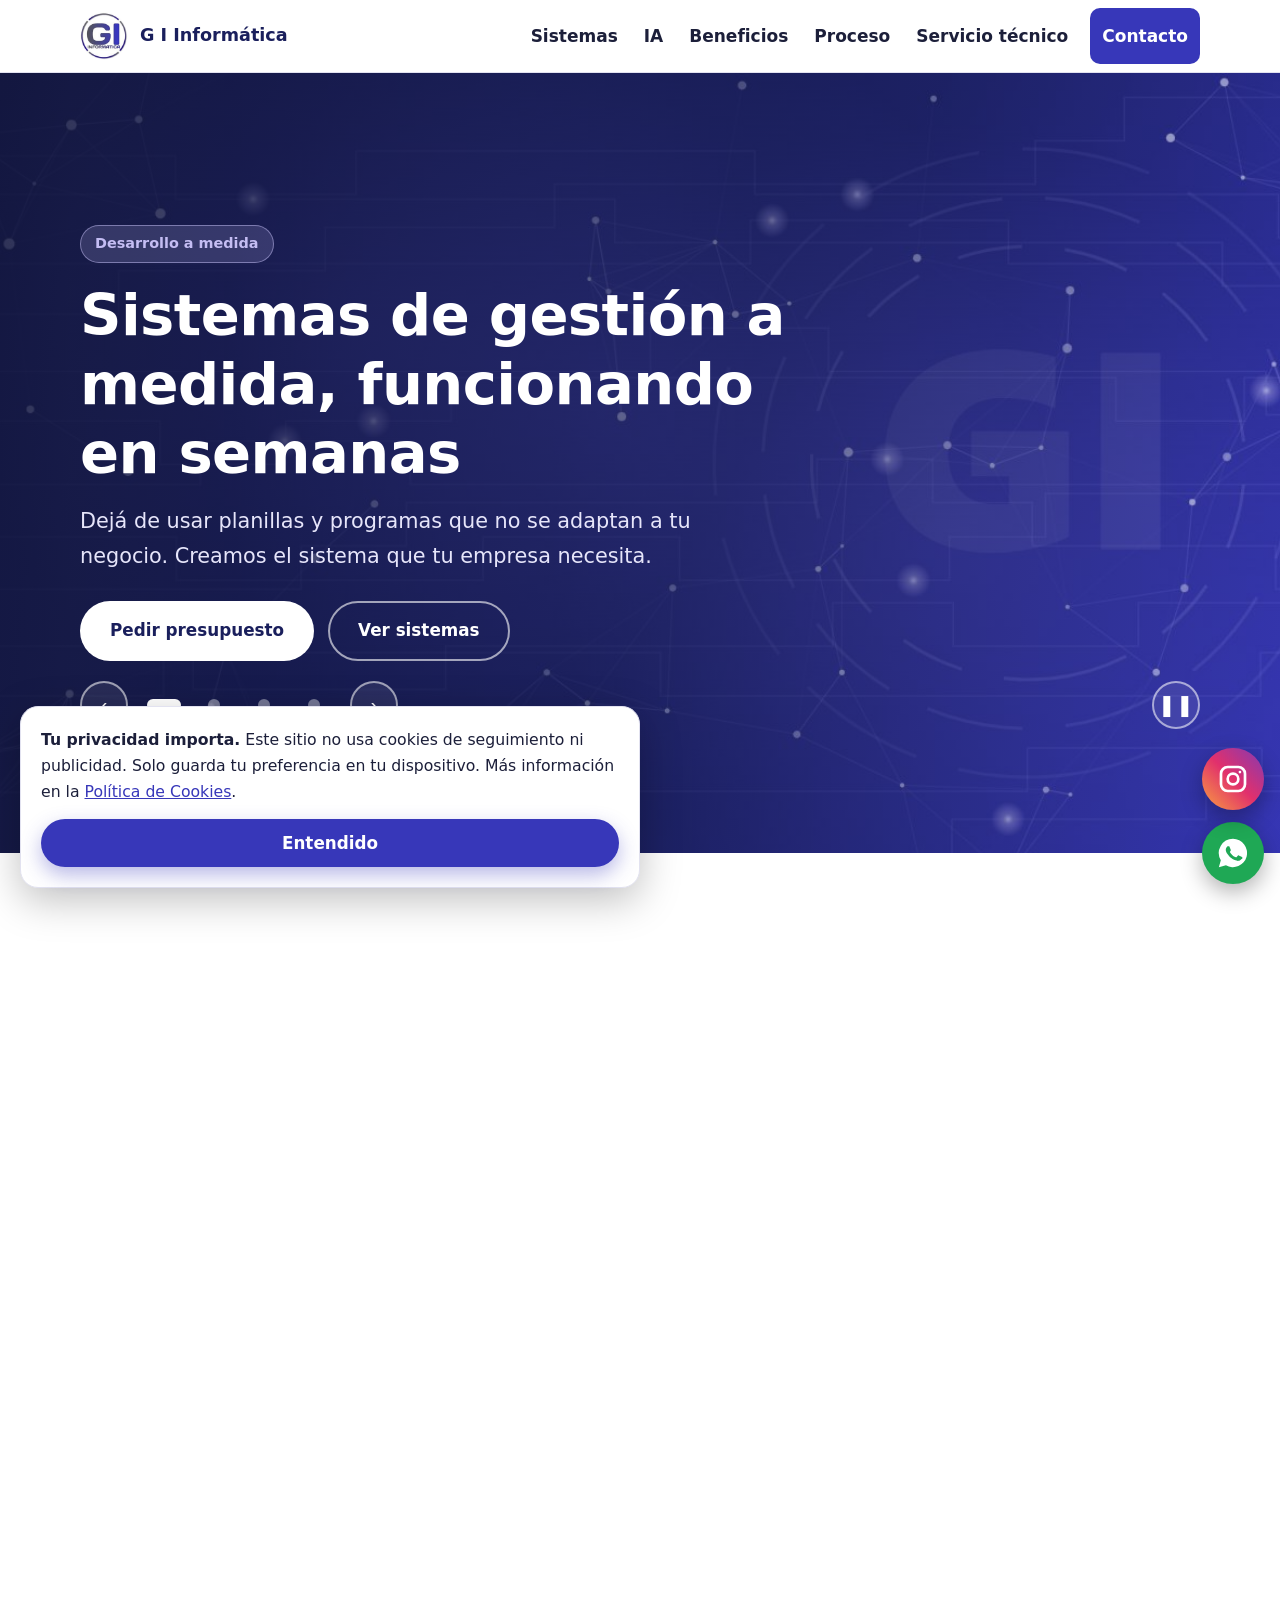
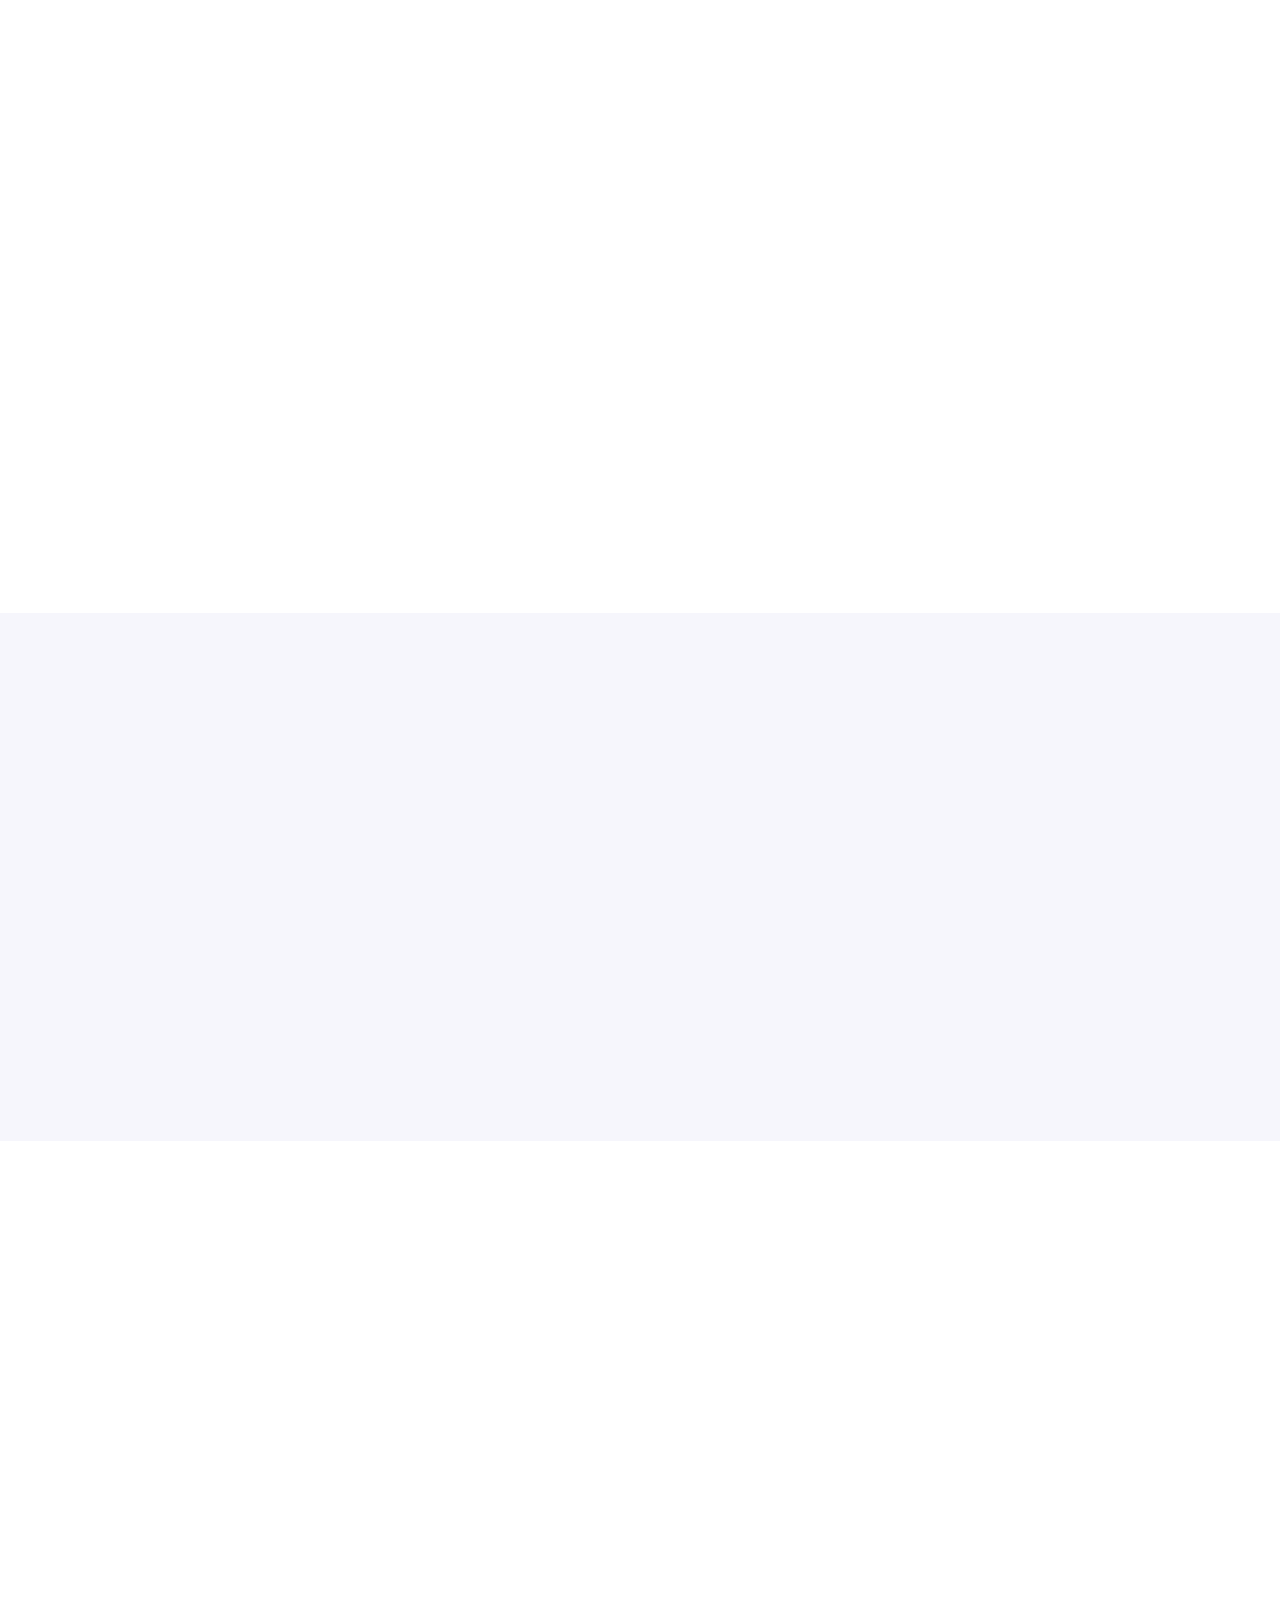
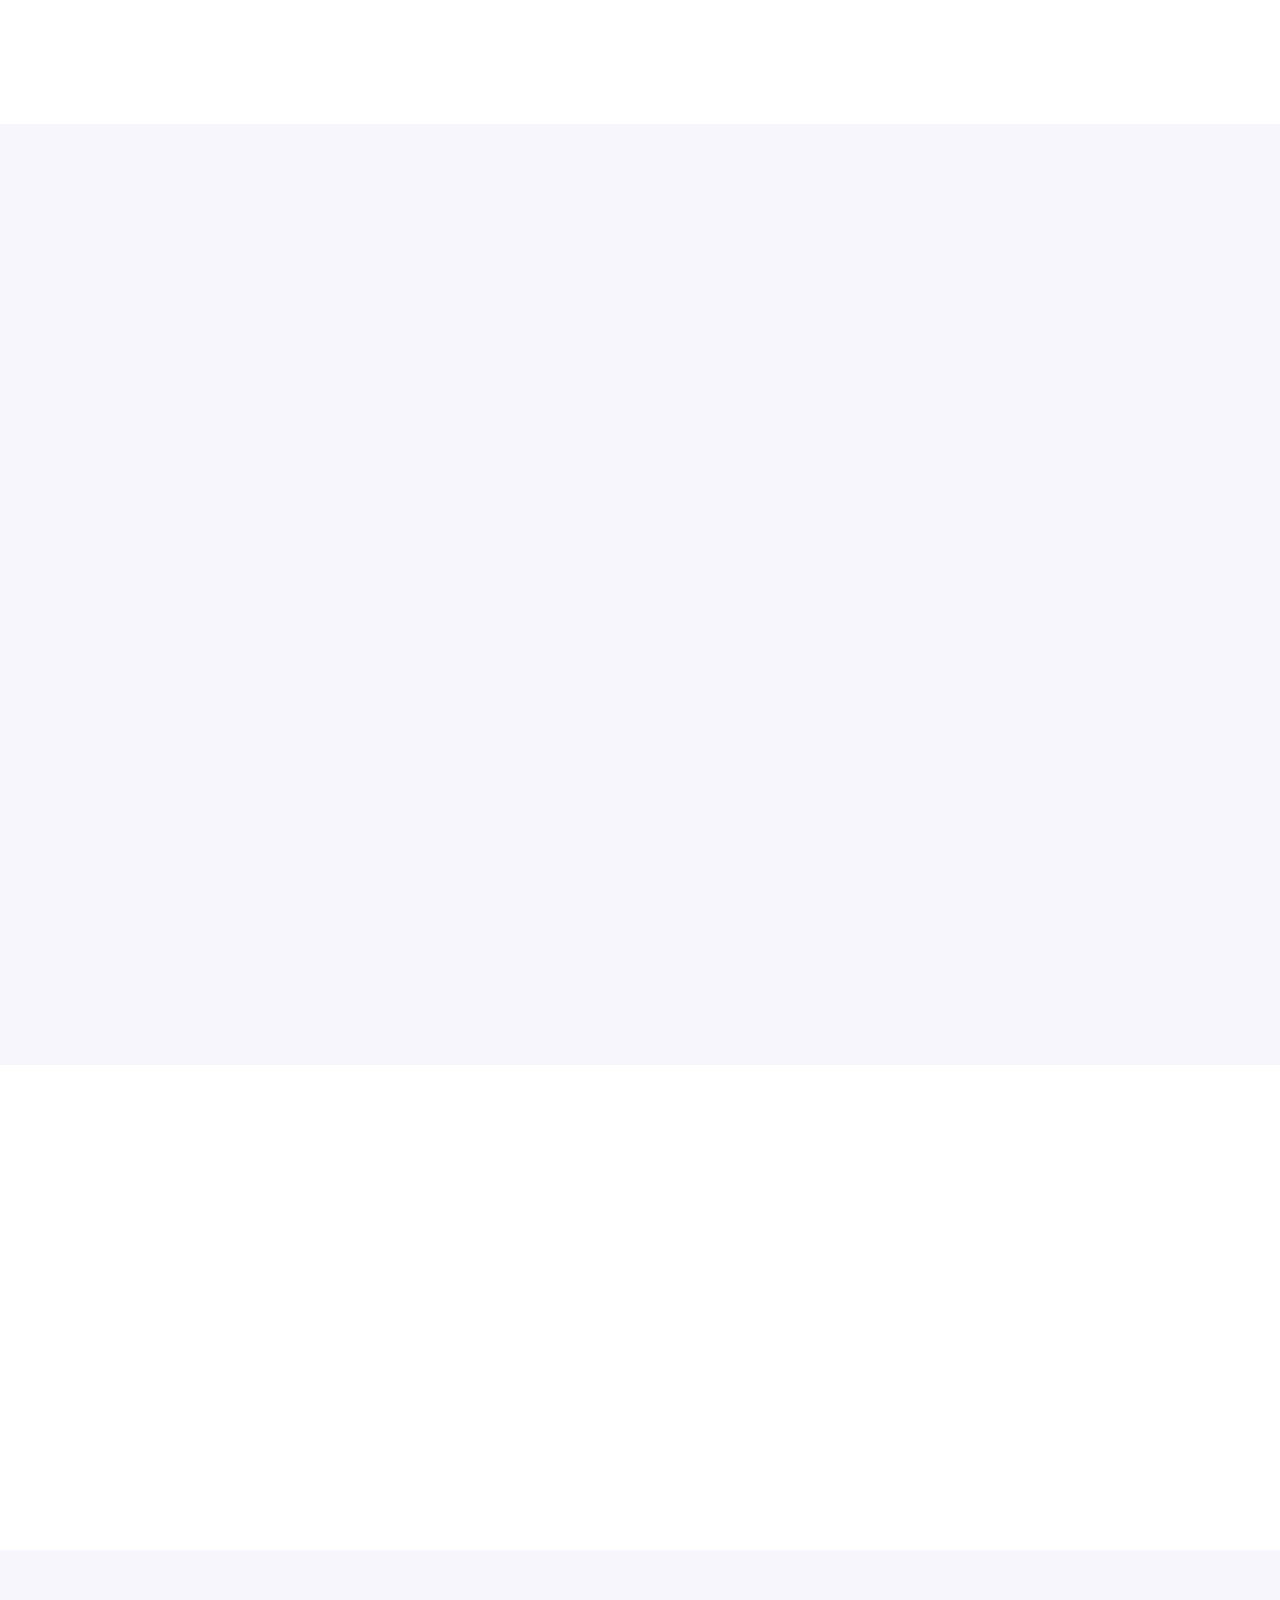
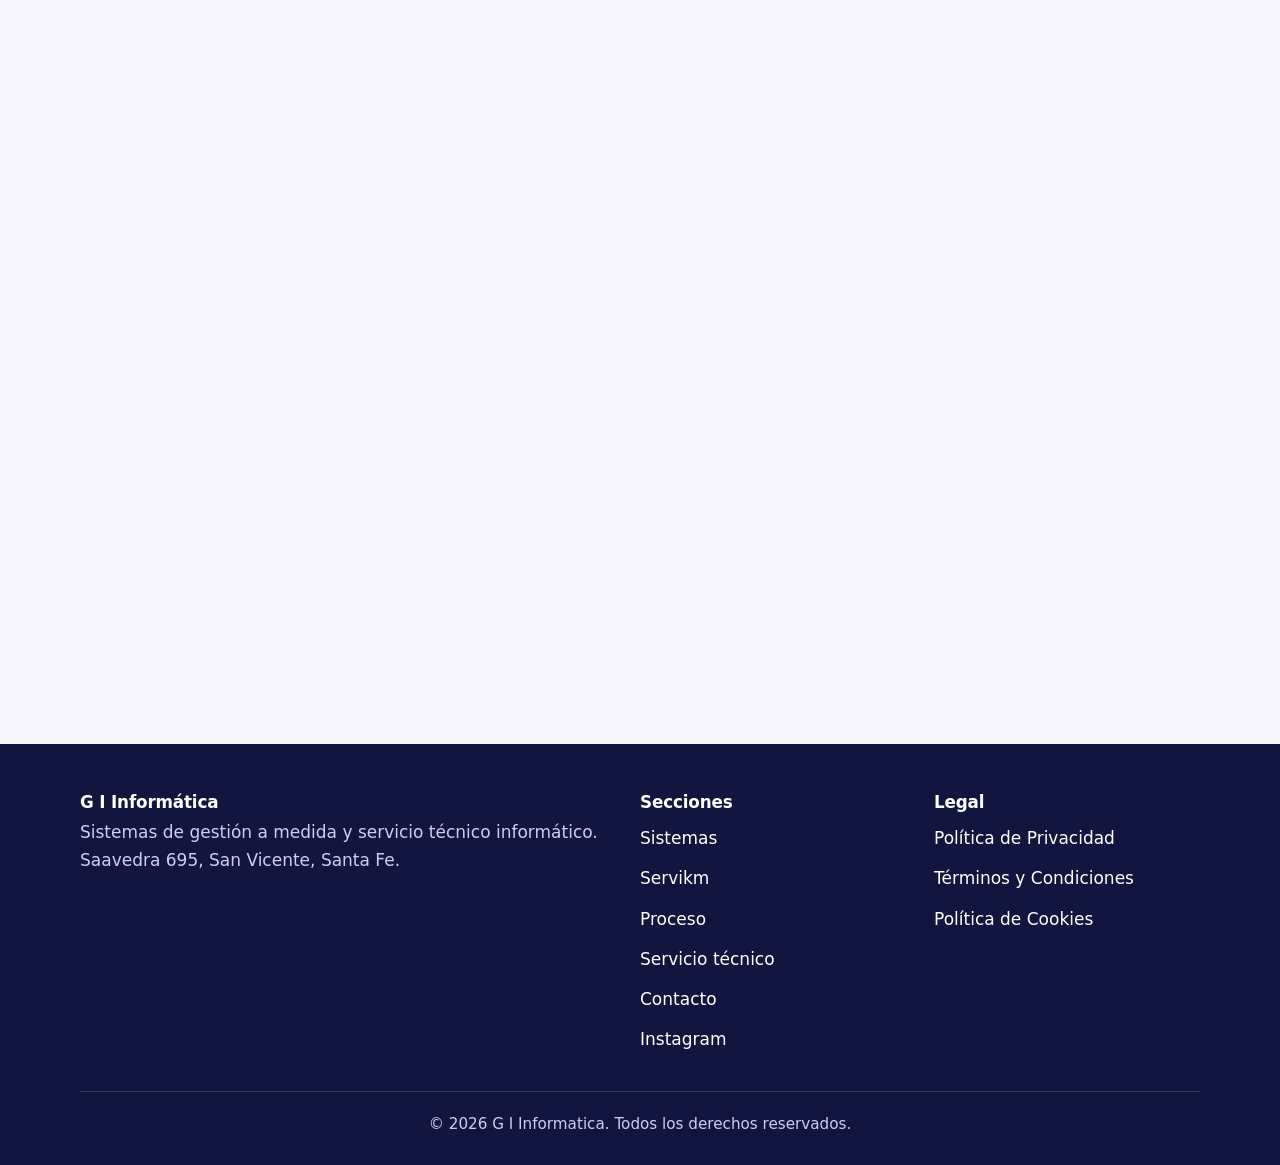
<file: index.html>
<!DOCTYPE html>
<html lang="es">
<head>
<meta charset="utf-8">
<meta name="viewport" content="width=device-width, initial-scale=1">
<title>G I Informática | Sistemas de gestión a medida en San Vicente, Santa Fe</title>
<meta name="description" content="Desarrollamos sistemas de gestión a medida (mantenimiento, punto de venta, órdenes de trabajo) y brindamos servicio técnico informático en San Vicente, Santa Fe. Funcionando en semanas.">
<meta name="theme-color" content="#1a1f5c">
<meta name="robots" content="index, follow">
<link rel="canonical" href="https://www.giinformatica.com.ar/">
<meta http-equiv="Content-Security-Policy" content="default-src 'self'; img-src 'self' data:; media-src 'self'; style-src 'self'; script-src 'self'; form-action 'none'; base-uri 'self'; object-src 'none'">
<meta name="referrer" content="strict-origin-when-cross-origin">
<meta property="og:type" content="website">
<meta property="og:locale" content="es_AR">
<meta property="og:title" content="G I Informática | Sistemas de gestión a medida">
<meta property="og:description" content="Sistemas de gestión a medida, funcionando en semanas. Servicio técnico informático en San Vicente, Santa Fe.">
<meta property="og:url" content="https://www.giinformatica.com.ar/">
<meta property="og:image" content="https://www.giinformatica.com.ar/img/poster.jpg">
<link rel="icon" type="image/svg+xml" href="img/favicon.svg">
<link rel="apple-touch-icon" href="img/logo.jpg">
<link rel="stylesheet" href="css/style.css">
<script type="application/ld+json">
{"@context":"https://schema.org","@type":"LocalBusiness","name":"G I Informática","url":"https://www.giinformatica.com.ar/","telephone":"+543492660022","email":"contacto@giinformatica.com.ar","image":"https://www.giinformatica.com.ar/img/logo.jpg","address":{"@type":"PostalAddress","streetAddress":"Saavedra 695","addressLocality":"San Vicente","addressRegion":"Santa Fe","addressCountry":"AR"},"openingHours":"Mo-Fr 08:00-19:00","description":"Sistemas de gestión a medida y servicio técnico informático."}
</script>
</head>
<body>
<a class="skip" href="#contenido">Saltar al contenido</a>

<header class="header">
  <div class="container nav">
    <a class="brand" href="#inicio" aria-label="G I Informática, ir al inicio">
      <img src="img/logo.jpg" alt="Logo de G I Informática" width="48" height="48">
      <span>G I Informática</span>
    </a>
    <button class="burger" id="burger" aria-label="Abrir menú" aria-expanded="false" aria-controls="menu"><span></span></button>
    <ul class="menu" id="menu">
      <li><a href="#sistemas">Sistemas</a></li>
      <li><a href="#ia">IA</a></li>
      <li><a href="#beneficios">Beneficios</a></li>
      <li><a href="#proceso">Proceso</a></li>
      <li><a href="#servicio">Servicio técnico</a></li>
      <li><a class="nav-cta" href="#contacto">Contacto</a></li>
    </ul>
  </div>
</header>

<main id="contenido">

<!-- HERO: carrusel sobre video -->
<section class="hero" id="inicio" aria-roledescription="carrusel" aria-label="Presentación">
  <img class="hero-poster" src="img/poster.jpg" alt="" width="1280" height="720">
  <video class="hero-video" id="heroVideo" autoplay muted loop playsinline preload="metadata" poster="img/poster.jpg" aria-hidden="true">
    <source src="video/hero.mp4" type="video/mp4">
  </video>
  <div class="container carousel">
    <div class="slides" id="slides" aria-live="polite">
      <div class="slide active" role="group" aria-roledescription="diapositiva" aria-label="1 de 4">
        <span class="eyebrow">Desarrollo a medida</span>
        <h1>Sistemas de gestión a medida, funcionando en semanas</h1>
        <p>Dejá de usar planillas y programas que no se adaptan a tu negocio. Creamos el sistema que tu empresa necesita.</p>
        <div class="actions">
          <a class="btn btn-light" href="#contacto">Pedir presupuesto</a>
          <a class="btn btn-ghost" href="#sistemas">Ver sistemas</a>
        </div>
      </div>
      <div class="slide" role="group" aria-roledescription="diapositiva" aria-label="2 de 4">
        <span class="eyebrow">Inteligencia artificial</span>
        <h2>Transformamos tu negocio con IA en 5 pasos</h2>
        <p>Usamos inteligencia artificial para entender tu operación, diseñar y desarrollar más rápido, y ahorrarte tiempo y costos.</p>
        <div class="actions">
          <a class="btn btn-light" href="#proceso">Conocer el proceso</a>
        </div>
      </div>
      <div class="slide" role="group" aria-roledescription="diapositiva" aria-label="3 de 4">
        <span class="eyebrow">Industria y comercio</span>
        <h2>Mantenimiento, ventas y órdenes de trabajo en un solo lugar</h2>
        <p>Control de equipos, stock, punto de venta e informes claros, desde la computadora o el celular.</p>
        <div class="actions">
          <a class="btn btn-light" href="#sistemas">Explorar sistemas</a>
        </div>
      </div>
      <div class="slide" role="group" aria-roledescription="diapositiva" aria-label="4 de 4">
        <span class="eyebrow">Respuesta en menos de 24 h</span>
        <h2>Servicio técnico informático cerca tuyo</h2>
        <p>Reparación, mantenimiento y soporte para empresas y hogares en San Vicente y la región.</p>
        <div class="actions">
          <a class="btn btn-wa" href="https://wa.me/543492660022?text=Hola%2C%20quiero%20consultar%20por%20servicio%20t%C3%A9cnico" target="_blank" rel="noopener noreferrer">Escribir por WhatsApp</a>
        </div>
      </div>
    </div>
    <div class="car-ctrl">
      <button class="car-btn" id="prev" aria-label="Diapositiva anterior">&#8249;</button>
      <div class="dots" role="tablist" aria-label="Elegir diapositiva" id="dots"></div>
      <button class="car-btn" id="next" aria-label="Diapositiva siguiente">&#8250;</button>
      <button class="car-btn pp" id="pp" aria-label="Pausar carrusel">&#10074;&#10074;</button>
    </div>
  </div>
</section>

<!-- SISTEMAS -->
<section class="section" id="sistemas">
  <div class="container">
    <div class="head reveal">
      <p class="tag">Sistemas</p>
      <h2>Soluciones pensadas para tu forma de trabajar</h2>
      <p>Cada sistema se adapta a tu negocio, no al revés. Estos son algunos de los que desarrollamos.</p>
    </div>
    <div class="grid c3">
      <article class="card reveal">
        <div class="ico"><svg viewBox="0 0 24 24" aria-hidden="true"><path d="M14.7 6.3a4 4 0 0 0-5.4 5.4L3 18l3 3 6.3-6.3a4 4 0 0 0 5.4-5.4l-2.6 2.6-2.4-.6-.6-2.4z"/></svg></div>
        <h3>CMMS: mantenimiento industrial</h3>
        <p>Órdenes de trabajo, inventario de equipos y planes preventivos para reducir paradas y costos.</p>
      </article>
      <article class="card reveal">
        <div class="ico"><svg viewBox="0 0 24 24" aria-hidden="true"><rect x="3" y="4" width="18" height="16" rx="2"/><path d="M7 9h10M7 13h6"/></svg></div>
        <h3>Órdenes de servicio técnico</h3>
        <p>Gestión de reparaciones para empresas de servicio: ingreso, seguimiento, presupuesto y entrega.</p>
      </article>
      <article class="card reveal">
        <div class="ico"><svg viewBox="0 0 24 24" aria-hidden="true"><path d="M3 4h2l2.4 11h10.2L20 7H6"/><circle cx="9" cy="19" r="1.5"/><circle cx="17" cy="19" r="1.5"/></svg></div>
        <h3>Punto de venta (POS) local</h3>
        <p>Ventas, stock, caja y reportes para comercios, funcionando incluso con conexión limitada.</p>
      </article>
      <article class="card reveal">
        <div class="ico"><svg viewBox="0 0 24 24" aria-hidden="true"><path d="M4 8h16l-1 11H5z"/><path d="M9 8a3 3 0 0 1 6 0"/></svg></div>
        <h3>Carnicerías y fiambrerías</h3>
        <p>Sistema especializado con integración de balanza, control de cortes, precios y rentabilidad.</p>
      </article>
      <article class="card reveal">
        <div class="ico"><svg viewBox="0 0 24 24" aria-hidden="true"><circle cx="12" cy="12" r="9"/><path d="M3 12h18M12 3c3 3 3 15 0 18M12 3c-3 3-3 15 0 18"/></svg></div>
        <h3>Sitios web institucionales</h3>
        <p>Páginas modernas, rápidas y seguras para que tu empresa se vea profesional en internet.</p>
      </article>
      <article class="card reveal">
        <div class="ico"><svg viewBox="0 0 24 24" aria-hidden="true"><path d="M12 3v4M12 17v4M3 12h4M17 12h4M6 6l2.5 2.5M15.5 15.5 18 18M18 6l-2.5 2.5M8.5 15.5 6 18"/></svg></div>
        <h3>Tu sistema, a medida</h3>
        <p>¿Tenés una necesidad distinta? Lo diseñamos desde cero junto con vos.</p>
      </article>
    </div>
    <div class="band feature reveal" id="servikm">
      <p class="tag eyebrow">Producto propio</p>
      <h2>Servikm: el historial de service de tus clientes, en su WhatsApp</h2>
      <p>Para talleres mecánicos. Cargás cada cambio de aceite y cada arreglo, y tu cliente abre el historial desde un enlace o un QR, sin instalar nada. Gratis durante la beta.</p>
      <div class="actions">
        <a class="btn btn-light" href="https://servikm.giinformatica.com.ar">Conocer Servikm</a>
        <a class="btn btn-ghost" href="https://servikm.giinformatica.com.ar/h/E2YB5IOED64G7P6XS3WTIAqqKtCCrr-ZZZDHrs1MA0M">Ver un historial de ejemplo</a>
      </div>
    </div>
  </div>
</section>

<!-- IA -->
<section class="section soft" id="ia">
  <div class="container">
    <div class="band reveal">
      <p class="tag eyebrow">Inteligencia artificial</p>
      <h2>Transformamos tu negocio con IA en 5 pasos</h2>
      <p>La IA nos permite entender tu operación más rápido, desarrollar con menos costo y entregarte un sistema que realmente usás todos los días.</p>
      <div class="stats">
        <div><div class="stat">+10</div><p>años de experiencia técnica</p></div>
        <div><div class="stat">&lt;24 h</div><p>tiempo de respuesta</p></div>
        <div><div class="stat">5</div><p>pasos claros y simples</p></div>
        <div><div class="stat">100%</div><p>a medida de tu negocio</p></div>
      </div>
    </div>
  </div>
</section>

<!-- BENEFICIOS -->
<section class="section" id="beneficios">
  <div class="container">
    <div class="head reveal">
      <p class="tag">Beneficios</p>
      <h2>Por qué elegir G I Informática</h2>
    </div>
    <div class="grid c2">
      <article class="card reveal"><h3>Respuesta rápida</h3><p>Te contestamos en menos de 24 horas, sin vueltas ni tickets interminables.</p></article>
      <article class="card reveal"><h3>Más de 10 años de experiencia</h3><p>Conocemos el trabajo real de talleres, comercios e industrias de la región.</p></article>
      <article class="card reveal"><h3>Atención personalizada</h3><p>Hablás directamente con quien desarrolla y mantiene tu sistema.</p></article>
      <article class="card reveal"><h3>Trabajo garantizado y transparente</h3><p>Presupuestos claros, plazos definidos y soporte posterior a la entrega.</p></article>
    </div>
  </div>
</section>

<!-- PROCESO -->
<section class="section soft" id="proceso">
  <div class="container">
    <div class="head reveal">
      <p class="tag">Proceso</p>
      <h2>De la idea al sistema funcionando</h2>
      <p>Un camino simple en cinco pasos.</p>
    </div>
    <ol class="steps">
      <li class="reveal"><h3>Consulta y diagnóstico</h3><p>Conversamos sobre tu negocio y detectamos qué te conviene resolver primero.</p></li>
      <li class="reveal"><h3>Diseño asistido con IA</h3><p>Prototipamos rápido la solución para que veas cómo va a funcionar antes de construirla.</p></li>
      <li class="reveal"><h3>Desarrollo a medida</h3><p>Construimos tu sistema con tecnología moderna, segura y fácil de mantener.</p></li>
      <li class="reveal"><h3>Implementación y capacitación</h3><p>Lo ponemos en marcha y capacitamos a tu equipo para usarlo con confianza.</p></li>
      <li class="reveal"><h3>Soporte continuo</h3><p>Te acompañamos con ajustes, mejoras y asistencia cuando la necesites.</p></li>
    </ol>
  </div>
</section>

<!-- SERVICIO TÉCNICO -->
<section class="section" id="servicio">
  <div class="container">
    <div class="head reveal">
      <p class="tag">Servicio técnico</p>
      <h2>Servicio técnico informático</h2>
      <p>Soporte confiable para que tu equipo nunca deje de trabajar.</p>
    </div>
    <div class="grid c3">
      <article class="card reveal"><h3>Reparación de equipos</h3><p>Diagnóstico y reparación de computadoras de escritorio y notebooks.</p></article>
      <article class="card reveal"><h3>Reparación de impresoras</h3><p>Diagnóstico, limpieza y reparación de impresoras para tu empresa u hogar.</p></article>
      <article class="card reveal"><h3>Mantenimiento y soporte</h3><p>Limpieza, optimización, copias de seguridad y soporte remoto o presencial.</p></article>
    </div>
  </div>
</section>

<!-- CONTACTO -->
<section class="section soft" id="contacto">
  <div class="container contact">
    <div class="reveal">
      <p class="tag">Contacto</p>
      <h2>Contanos qué necesitás</h2>
      <p>Te respondemos en menos de 24 horas.</p>
      <ul class="info">
        <li><svg viewBox="0 0 24 24" aria-hidden="true"><path d="M5 4h4l2 5-2.5 1.5a11 11 0 0 0 5 5L15 13l5 2v4a2 2 0 0 1-2 2A16 16 0 0 1 3 6a2 2 0 0 1 2-2z"/></svg><span>Teléfono: <a href="tel:+543492660022">+54 3492 660022</a></span></li>
        <li><svg viewBox="0 0 24 24" aria-hidden="true"><rect x="3" y="5" width="18" height="14" rx="2"/><path d="m3 7 9 6 9-6"/></svg><span>Email: <a href="mailto:contacto@giinformatica.com.ar">contacto@giinformatica.com.ar</a></span></li>
        <li><svg viewBox="0 0 24 24" aria-hidden="true"><path d="M12 21s7-6.2 7-11a7 7 0 0 0-14 0c0 4.8 7 11 7 11z"/><circle cx="12" cy="10" r="2.5"/></svg><span>Saavedra 695, San Vicente, Santa Fe</span></li>
        <li><svg viewBox="0 0 24 24" aria-hidden="true"><circle cx="12" cy="12" r="9"/><path d="M12 7v5l3 2"/></svg><span>Lunes a viernes de 8:00 a 19:00</span></li>
      </ul>
      <a class="btn btn-wa" href="https://wa.me/543492660022?text=Hola%2C%20quiero%20hacer%20una%20consulta" target="_blank" rel="noopener noreferrer">Escribir por WhatsApp</a>
      <a class="btn btn-ig" href="https://www.instagram.com/gi.informatica/" target="_blank" rel="noopener noreferrer">Seguinos en Instagram</a>
    </div>
    <form id="form" class="reveal" novalidate>
      <h3>Enviar consulta</h3>
      <label for="nombre">Nombre</label>
      <input id="nombre" name="nombre" type="text" autocomplete="name" required maxlength="80">
      <label for="email">Correo electrónico</label>
      <input id="email" name="email" type="email" autocomplete="email" required maxlength="120">
      <label for="mensaje">Mensaje</label>
      <textarea id="mensaje" name="mensaje" required maxlength="1000"></textarea>
      <div class="hp" aria-hidden="true"><label for="web">No completar</label><input id="web" name="web" type="text" tabindex="-1" autocomplete="off"></div>
      <label class="check" for="acepto"><input id="acepto" type="checkbox" required><span>Acepto la <a href="privacidad.html" target="_blank">Política de Privacidad</a>.</span></label>
      <button class="btn btn-primary btn-block" type="submit">Enviar por WhatsApp</button>
      <p class="msg" id="msg" role="status"></p>
      <p class="alt">¿Preferís mail? Escribinos a <a href="mailto:contacto@giinformatica.com.ar">contacto@giinformatica.com.ar</a>.</p>
    </form>
  </div>
</section>

</main>

<footer class="footer">
  <div class="container">
    <div class="fgrid">
      <div>
        <h3>G I Informática</h3>
        <p>Sistemas de gestión a medida y servicio técnico informático.<br>Saavedra 695, San Vicente, Santa Fe.</p>
      </div>
      <nav aria-label="Secciones">
        <h3>Secciones</h3>
        <ul>
          <li><a href="#sistemas">Sistemas</a></li>
          <li><a href="https://servikm.giinformatica.com.ar">Servikm</a></li>
          <li><a href="#proceso">Proceso</a></li>
          <li><a href="#servicio">Servicio técnico</a></li>
          <li><a href="#contacto">Contacto</a></li>
          <li><a href="https://www.instagram.com/gi.informatica/" target="_blank" rel="noopener noreferrer">Instagram</a></li>
        </ul>
      </nav>
      <nav aria-label="Información legal">
        <h3>Legal</h3>
        <ul>
          <li><a href="privacidad.html">Política de Privacidad</a></li>
          <li><a href="terminos.html">Términos y Condiciones</a></li>
          <li><a href="cookies.html">Política de Cookies</a></li>
        </ul>
      </nav>
    </div>
    <p class="copy">© 2026 G I Informatica. Todos los derechos reservados.</p>
  </div>
</footer>

<a class="wa-float" href="https://wa.me/543492660022?text=Hola%2C%20quiero%20hacer%20una%20consulta" target="_blank" rel="noopener noreferrer" aria-label="Escribinos por WhatsApp">
  <svg viewBox="0 0 24 24" aria-hidden="true"><path d="M12 2a10 10 0 0 0-8.6 15.1L2 22l5-1.3A10 10 0 1 0 12 2zm5.8 14.2c-.2.7-1.3 1.3-1.8 1.3-.5.1-1 .2-3.3-.7-2.8-1.2-4.6-4-4.7-4.2-.1-.2-1.1-1.5-1.1-2.8 0-1.3.7-2 .9-2.3.2-.3.5-.3.7-.3h.5c.2 0 .4 0 .6.5l.8 2c.1.2.1.4 0 .6l-.4.6c-.1.2-.3.3-.1.6.2.3.8 1.300 1.700 2.100 1.100 1 2.100 1.300 2.400 1.400.3.1.5.1.6-.1l.9-1.100c.2-.2.4-.2.6-.1l1.900.9c.3.1.5.2.5.3.1.3.1.8-.1 1.500z"/></svg>
</a>

<a class="ig-float" href="https://www.instagram.com/gi.informatica/" target="_blank" rel="noopener noreferrer" aria-label="Seguinos en Instagram">
  <svg viewBox="0 0 24 24" aria-hidden="true"><rect x="3" y="3" width="18" height="18" rx="5"/><circle cx="12" cy="12" r="4"/><circle cx="17.2" cy="6.8" r="1" class="dot-fill"/></svg>
</a>

<div class="cookie" id="cookie" role="dialog" aria-labelledby="ck-t" hidden>
  <p id="ck-t"><strong>Tu privacidad importa.</strong> Este sitio no usa cookies de seguimiento ni publicidad. Solo guarda tu preferencia en tu dispositivo. Más información en la <a href="cookies.html">Política de Cookies</a>.</p>
  <div class="actions"><button class="btn btn-primary" id="ck-ok" type="button">Entendido</button></div>
</div>

<script src="js/main.js"></script>
</body>
</html>
</file>
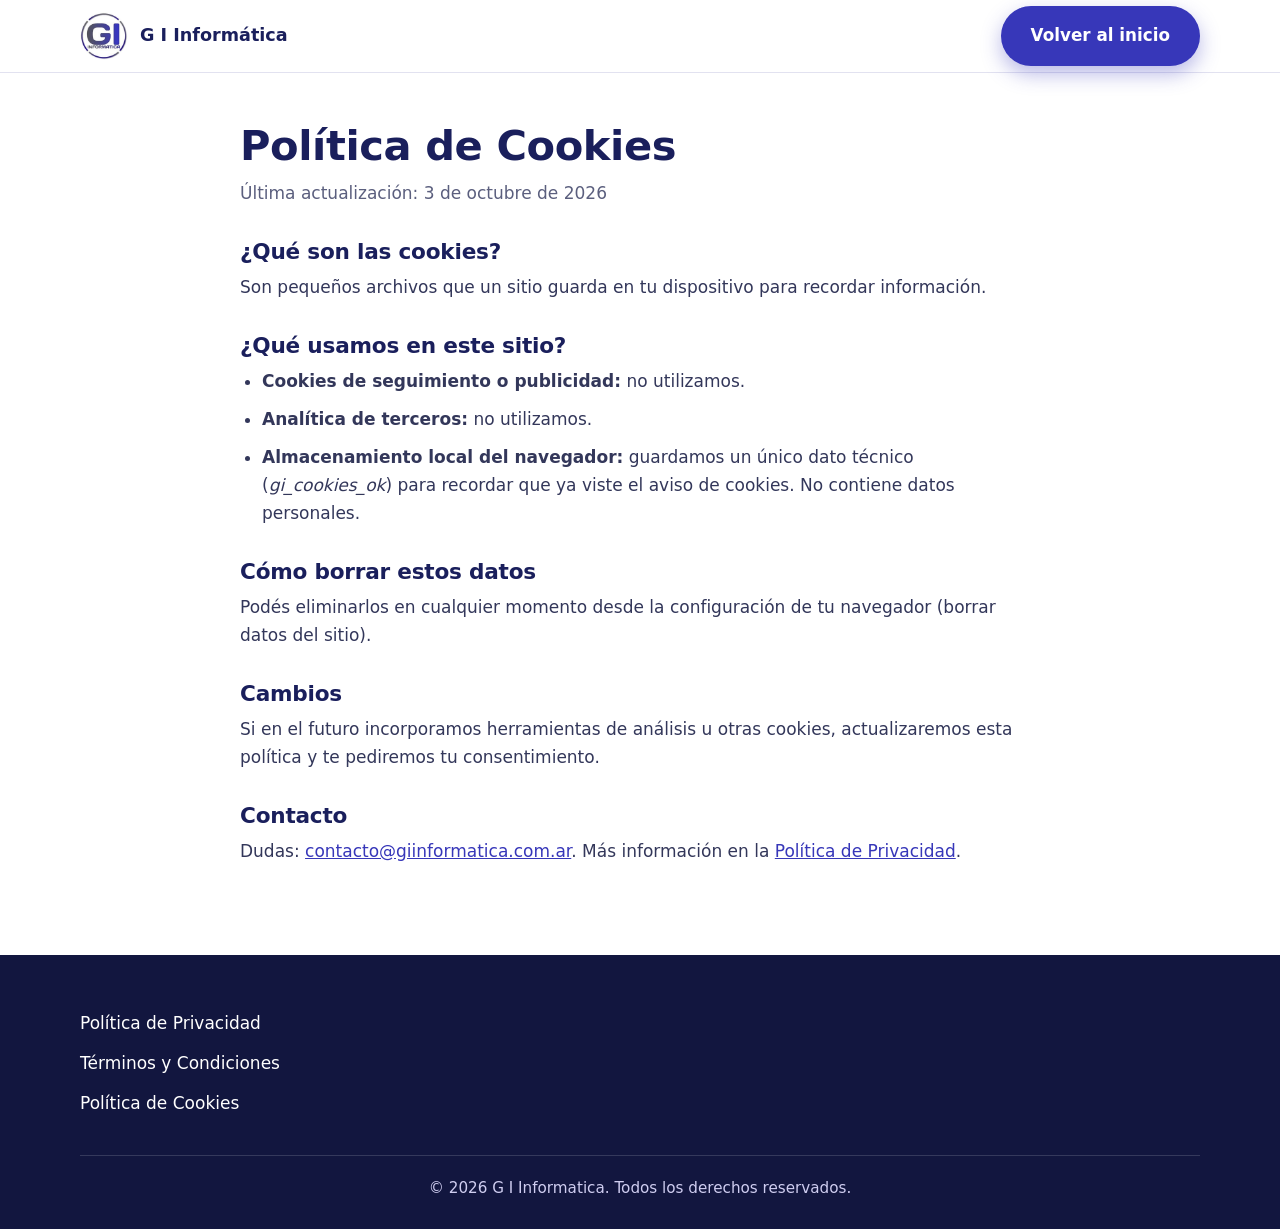
<file: cookies.html>
<!DOCTYPE html>
<html lang="es">
<head>
<meta charset="utf-8">
<meta name="viewport" content="width=device-width, initial-scale=1">
<title>Política de Cookies | G I Informática</title>
<meta name="description" content="Política de cookies de G I Informática.">
<meta name="robots" content="index, follow">
<meta name="theme-color" content="#1a1f5c">
<link rel="canonical" href="https://www.giinformatica.com.ar/cookies.html">
<meta http-equiv="Content-Security-Policy" content="default-src 'self'; img-src 'self' data:; style-src 'self'; script-src 'self'; form-action 'none'; base-uri 'self'; object-src 'none'">
<link rel="icon" type="image/svg+xml" href="img/favicon.svg">
<link rel="stylesheet" href="css/style.css">
</head>
<body>
<header class="header"><div class="container nav">
<a class="brand" href="index.html"><img src="img/logo.jpg" alt="Logo de G I Informática" width="48" height="48"><span>G I Informática</span></a>
<a class="btn btn-primary" href="index.html">Volver al inicio</a>
</div></header>
<main class="container legal">
<h1>Política de Cookies</h1>
<p class="upd">Última actualización: 3 de octubre de 2026</p>
<h2>¿Qué son las cookies?</h2>
<p>Son pequeños archivos que un sitio guarda en tu dispositivo para recordar información.</p>
<h2>¿Qué usamos en este sitio?</h2>
<ul>
<li><strong>Cookies de seguimiento o publicidad:</strong> no utilizamos.</li>
<li><strong>Analítica de terceros:</strong> no utilizamos.</li>
<li><strong>Almacenamiento local del navegador:</strong> guardamos un único dato técnico (<em>gi_cookies_ok</em>) para recordar que ya viste el aviso de cookies. No contiene datos personales.</li>
</ul>
<h2>Cómo borrar estos datos</h2>
<p>Podés eliminarlos en cualquier momento desde la configuración de tu navegador (borrar datos del sitio).</p>
<h2>Cambios</h2>
<p>Si en el futuro incorporamos herramientas de análisis u otras cookies, actualizaremos esta política y te pediremos tu consentimiento.</p>
<h2>Contacto</h2>
<p>Dudas: <a href="mailto:contacto@giinformatica.com.ar">contacto@giinformatica.com.ar</a>. Más información en la <a href="privacidad.html">Política de Privacidad</a>.</p>
</main>
<footer class="footer"><div class="container">
<nav aria-label="Información legal"><ul>
<li><a href="privacidad.html">Política de Privacidad</a></li>
<li><a href="terminos.html">Términos y Condiciones</a></li>
<li><a href="cookies.html">Política de Cookies</a></li>
</ul></nav>
<p class="copy">© 2026 G I Informatica. Todos los derechos reservados.</p>
</div></footer>
</body>
</html>
</file>
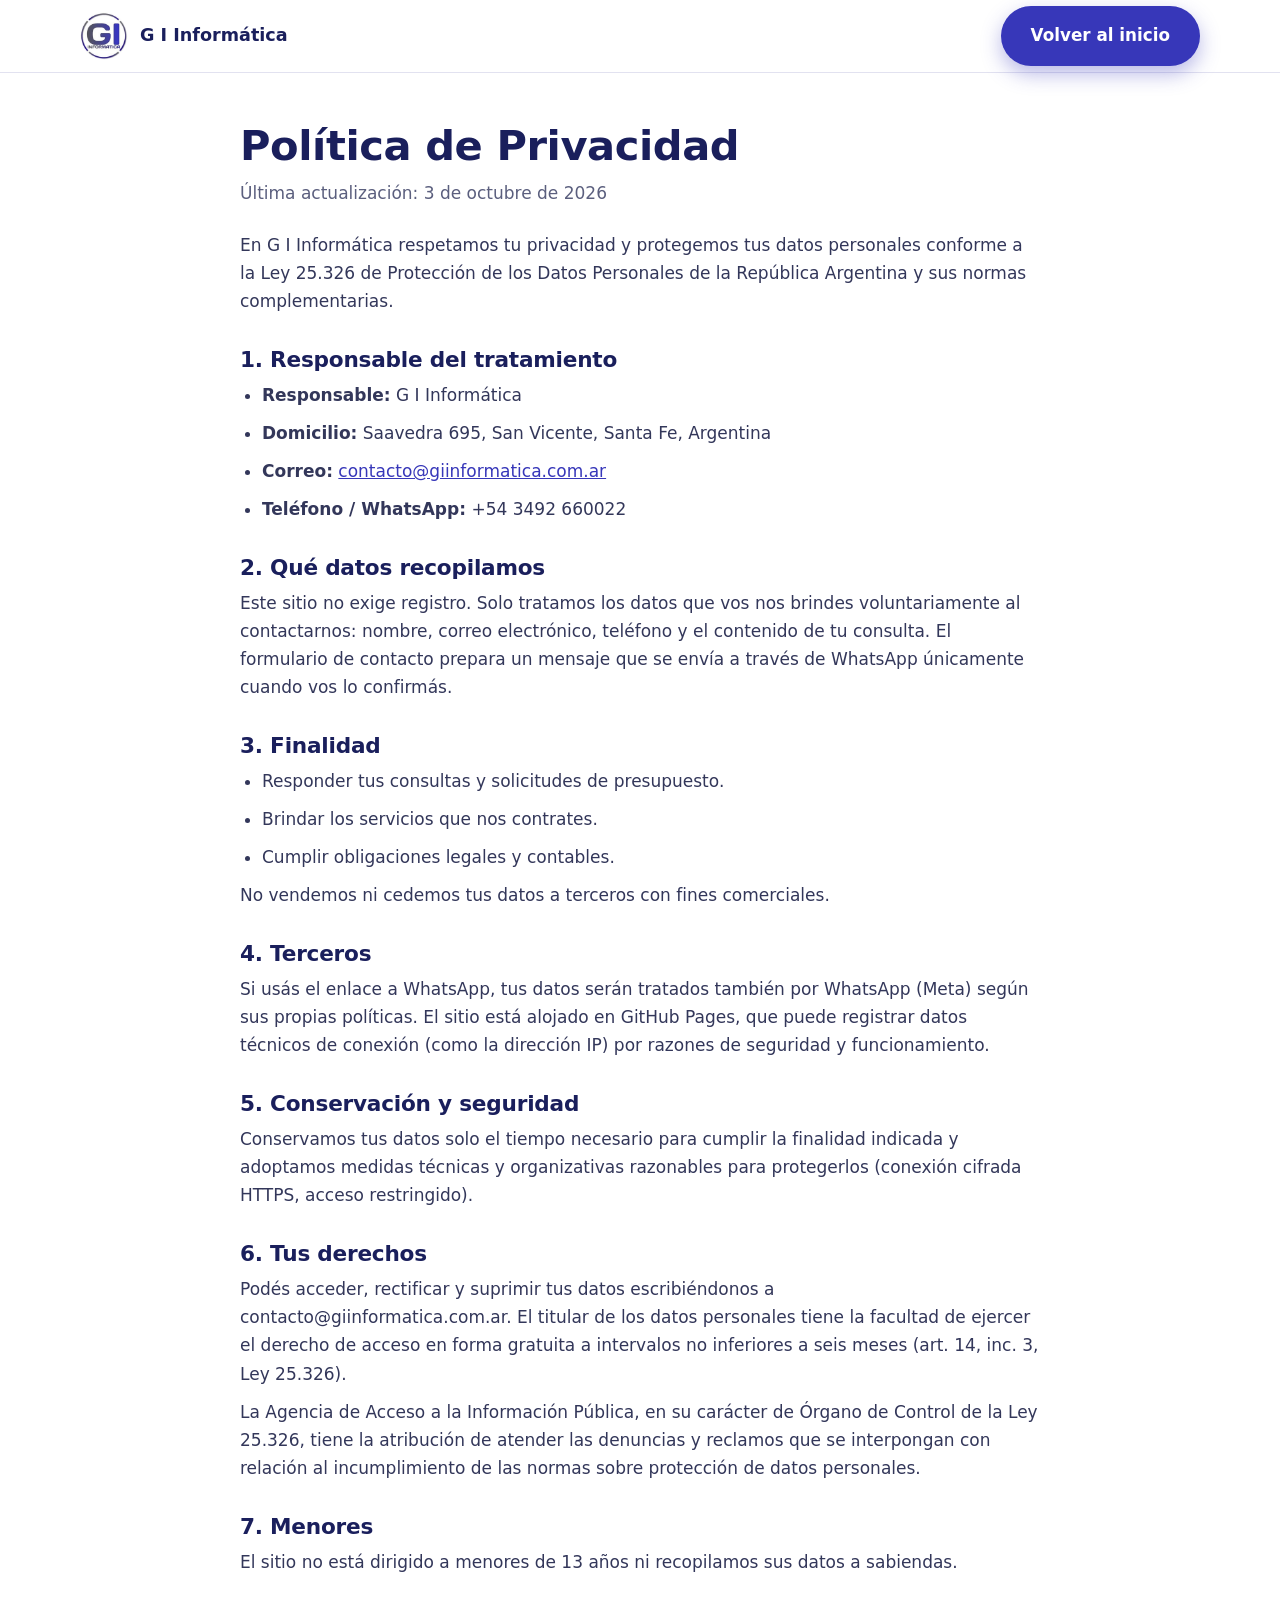
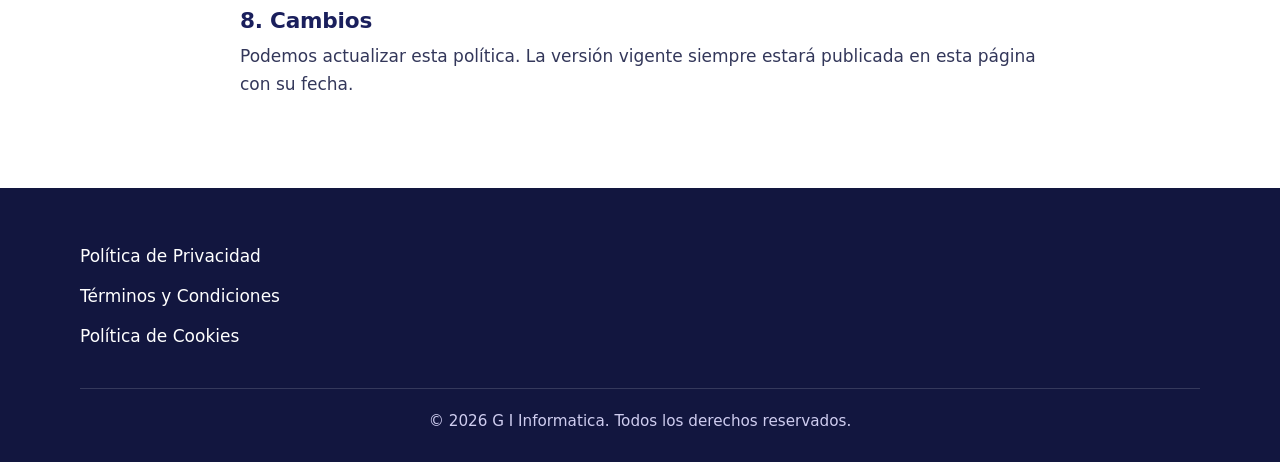
<file: privacidad.html>
<!DOCTYPE html>
<html lang="es">
<head>
<meta charset="utf-8">
<meta name="viewport" content="width=device-width, initial-scale=1">
<title>Política de Privacidad | G I Informática</title>
<meta name="description" content="Política de privacidad de G I Informática conforme a la Ley 25.326.">
<meta name="robots" content="index, follow">
<meta name="theme-color" content="#1a1f5c">
<link rel="canonical" href="https://www.giinformatica.com.ar/privacidad.html">
<meta http-equiv="Content-Security-Policy" content="default-src 'self'; img-src 'self' data:; style-src 'self'; script-src 'self'; form-action 'none'; base-uri 'self'; object-src 'none'">
<link rel="icon" type="image/svg+xml" href="img/favicon.svg">
<link rel="stylesheet" href="css/style.css">
</head>
<body>
<header class="header"><div class="container nav">
<a class="brand" href="index.html"><img src="img/logo.jpg" alt="Logo de G I Informática" width="48" height="48"><span>G I Informática</span></a>
<a class="btn btn-primary" href="index.html">Volver al inicio</a>
</div></header>
<main class="container legal">
<h1>Política de Privacidad</h1>
<p class="upd">Última actualización: 3 de octubre de 2026</p>
<p>En G I Informática respetamos tu privacidad y protegemos tus datos personales conforme a la Ley 25.326 de Protección de los Datos Personales de la República Argentina y sus normas complementarias.</p>
<h2>1. Responsable del tratamiento</h2><ul><li><strong>Responsable:</strong> G I Informática</li><li><strong>Domicilio:</strong> Saavedra 695, San Vicente, Santa Fe, Argentina</li><li><strong>Correo:</strong> <a href="mailto:contacto@giinformatica.com.ar">contacto@giinformatica.com.ar</a></li><li><strong>Teléfono / WhatsApp:</strong> +54 3492 660022</li></ul>
<h2>2. Qué datos recopilamos</h2>
<p>Este sitio no exige registro. Solo tratamos los datos que vos nos brindes voluntariamente al contactarnos: nombre, correo electrónico, teléfono y el contenido de tu consulta. El formulario de contacto prepara un mensaje que se envía a través de WhatsApp únicamente cuando vos lo confirmás.</p>
<h2>3. Finalidad</h2>
<ul><li>Responder tus consultas y solicitudes de presupuesto.</li><li>Brindar los servicios que nos contrates.</li><li>Cumplir obligaciones legales y contables.</li></ul>
<p>No vendemos ni cedemos tus datos a terceros con fines comerciales.</p>
<h2>4. Terceros</h2>
<p>Si usás el enlace a WhatsApp, tus datos serán tratados también por WhatsApp (Meta) según sus propias políticas. El sitio está alojado en GitHub Pages, que puede registrar datos técnicos de conexión (como la dirección IP) por razones de seguridad y funcionamiento.</p>
<h2>5. Conservación y seguridad</h2>
<p>Conservamos tus datos solo el tiempo necesario para cumplir la finalidad indicada y adoptamos medidas técnicas y organizativas razonables para protegerlos (conexión cifrada HTTPS, acceso restringido).</p>
<h2>6. Tus derechos</h2>
<p>Podés acceder, rectificar y suprimir tus datos escribiéndonos a contacto@giinformatica.com.ar. El titular de los datos personales tiene la facultad de ejercer el derecho de acceso en forma gratuita a intervalos no inferiores a seis meses (art. 14, inc. 3, Ley 25.326).</p>
<p>La Agencia de Acceso a la Información Pública, en su carácter de Órgano de Control de la Ley 25.326, tiene la atribución de atender las denuncias y reclamos que se interpongan con relación al incumplimiento de las normas sobre protección de datos personales.</p>
<h2>7. Menores</h2>
<p>El sitio no está dirigido a menores de 13 años ni recopilamos sus datos a sabiendas.</p>
<h2>8. Cambios</h2>
<p>Podemos actualizar esta política. La versión vigente siempre estará publicada en esta página con su fecha.</p>
</main>
<footer class="footer"><div class="container">
<nav aria-label="Información legal"><ul>
<li><a href="privacidad.html">Política de Privacidad</a></li>
<li><a href="terminos.html">Términos y Condiciones</a></li>
<li><a href="cookies.html">Política de Cookies</a></li>
</ul></nav>
<p class="copy">© 2026 G I Informatica. Todos los derechos reservados.</p>
</div></footer>
</body>
</html>
</file>
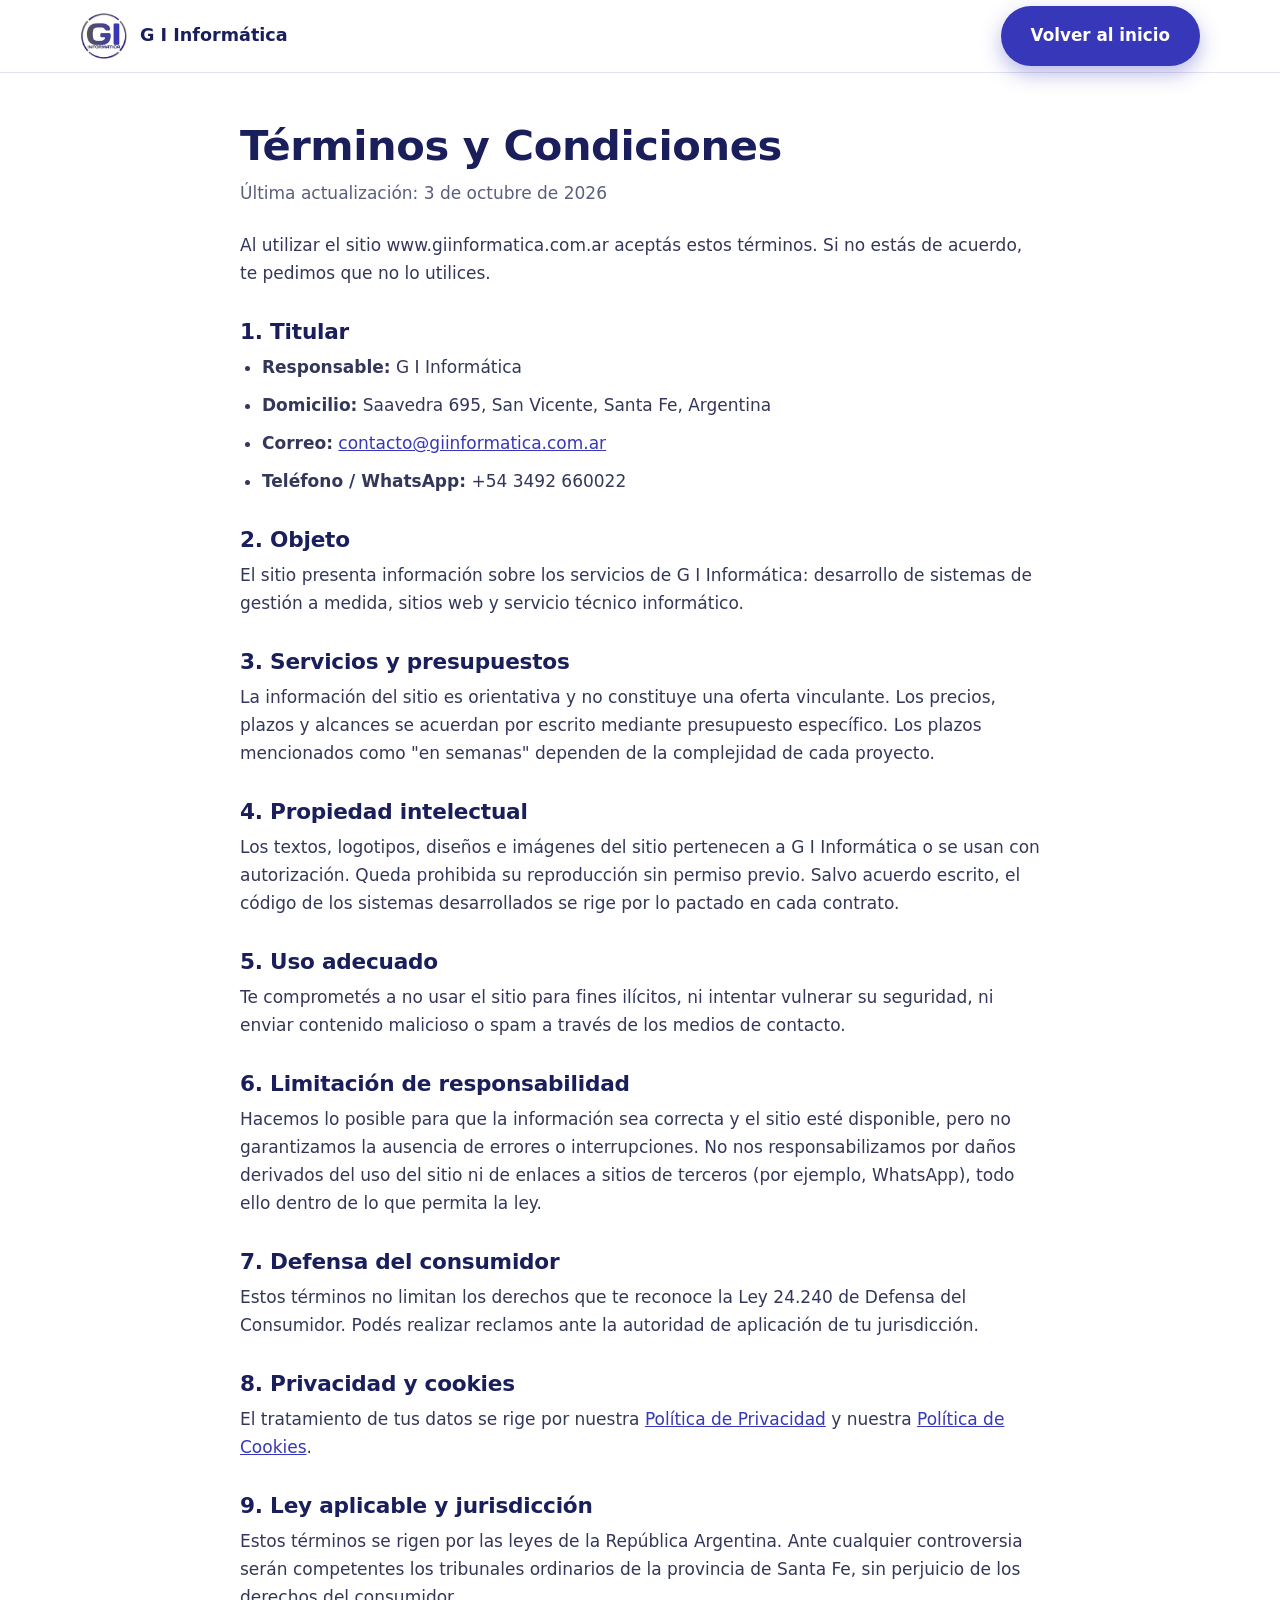
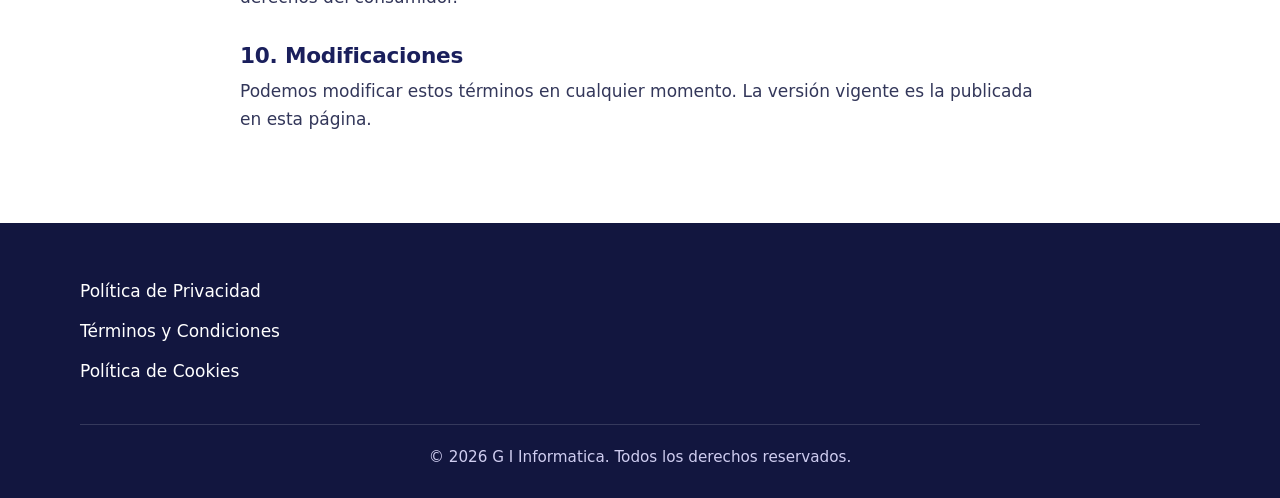
<file: terminos.html>
<!DOCTYPE html>
<html lang="es">
<head>
<meta charset="utf-8">
<meta name="viewport" content="width=device-width, initial-scale=1">
<title>Términos y Condiciones | G I Informática</title>
<meta name="description" content="Términos y condiciones de uso del sitio de G I Informática.">
<meta name="robots" content="index, follow">
<meta name="theme-color" content="#1a1f5c">
<link rel="canonical" href="https://www.giinformatica.com.ar/terminos.html">
<meta http-equiv="Content-Security-Policy" content="default-src 'self'; img-src 'self' data:; style-src 'self'; script-src 'self'; form-action 'none'; base-uri 'self'; object-src 'none'">
<link rel="icon" type="image/svg+xml" href="img/favicon.svg">
<link rel="stylesheet" href="css/style.css">
</head>
<body>
<header class="header"><div class="container nav">
<a class="brand" href="index.html"><img src="img/logo.jpg" alt="Logo de G I Informática" width="48" height="48"><span>G I Informática</span></a>
<a class="btn btn-primary" href="index.html">Volver al inicio</a>
</div></header>
<main class="container legal">
<h1>Términos y Condiciones</h1>
<p class="upd">Última actualización: 3 de octubre de 2026</p>
<p>Al utilizar el sitio www.giinformatica.com.ar aceptás estos términos. Si no estás de acuerdo, te pedimos que no lo utilices.</p>
<h2>1. Titular</h2><ul><li><strong>Responsable:</strong> G I Informática</li><li><strong>Domicilio:</strong> Saavedra 695, San Vicente, Santa Fe, Argentina</li><li><strong>Correo:</strong> <a href="mailto:contacto@giinformatica.com.ar">contacto@giinformatica.com.ar</a></li><li><strong>Teléfono / WhatsApp:</strong> +54 3492 660022</li></ul>
<h2>2. Objeto</h2>
<p>El sitio presenta información sobre los servicios de G I Informática: desarrollo de sistemas de gestión a medida, sitios web y servicio técnico informático.</p>
<h2>3. Servicios y presupuestos</h2>
<p>La información del sitio es orientativa y no constituye una oferta vinculante. Los precios, plazos y alcances se acuerdan por escrito mediante presupuesto específico. Los plazos mencionados como "en semanas" dependen de la complejidad de cada proyecto.</p>
<h2>4. Propiedad intelectual</h2>
<p>Los textos, logotipos, diseños e imágenes del sitio pertenecen a G I Informática o se usan con autorización. Queda prohibida su reproducción sin permiso previo. Salvo acuerdo escrito, el código de los sistemas desarrollados se rige por lo pactado en cada contrato.</p>
<h2>5. Uso adecuado</h2>
<p>Te comprometés a no usar el sitio para fines ilícitos, ni intentar vulnerar su seguridad, ni enviar contenido malicioso o spam a través de los medios de contacto.</p>
<h2>6. Limitación de responsabilidad</h2>
<p>Hacemos lo posible para que la información sea correcta y el sitio esté disponible, pero no garantizamos la ausencia de errores o interrupciones. No nos responsabilizamos por daños derivados del uso del sitio ni de enlaces a sitios de terceros (por ejemplo, WhatsApp), todo ello dentro de lo que permita la ley.</p>
<h2>7. Defensa del consumidor</h2>
<p>Estos términos no limitan los derechos que te reconoce la Ley 24.240 de Defensa del Consumidor. Podés realizar reclamos ante la autoridad de aplicación de tu jurisdicción.</p>
<h2>8. Privacidad y cookies</h2>
<p>El tratamiento de tus datos se rige por nuestra <a href="privacidad.html">Política de Privacidad</a> y nuestra <a href="cookies.html">Política de Cookies</a>.</p>
<h2>9. Ley aplicable y jurisdicción</h2>
<p>Estos términos se rigen por las leyes de la República Argentina. Ante cualquier controversia serán competentes los tribunales ordinarios de la provincia de Santa Fe, sin perjuicio de los derechos del consumidor.</p>
<h2>10. Modificaciones</h2>
<p>Podemos modificar estos términos en cualquier momento. La versión vigente es la publicada en esta página.</p>
</main>
<footer class="footer"><div class="container">
<nav aria-label="Información legal"><ul>
<li><a href="privacidad.html">Política de Privacidad</a></li>
<li><a href="terminos.html">Términos y Condiciones</a></li>
<li><a href="cookies.html">Política de Cookies</a></li>
</ul></nav>
<p class="copy">© 2026 G I Informatica. Todos los derechos reservados.</p>
</div></footer>
</body>
</html>
</file>
<file: css/style.css>
﻿/* G I Informatica — estilos. Paleta tomada del logo. */
:root{
  --navy:#1a1f5c;
  --navy-2:#12163f;
  --blue:#3737b9;
  --blue-2:#4a4ad6;
  --lav:#c4bdf3;
  --lav-2:#ecebfb;
  --bg:#ffffff;
  --bg-soft:#f6f6fc;
  --text:#1c1f3a;
  --muted:#5b5f7e;
  --line:#e2e2f0;
  --wa:#1fa855;
  --radius:18px;
  --shadow:0 10px 30px rgba(26,31,92,.10);
  --max:1160px;
}
*{box-sizing:border-box;margin:0;padding:0}
html{scroll-behavior:smooth;-webkit-text-size-adjust:100%}
body{font-family:system-ui,-apple-system,"Segoe UI",Roboto,"Helvetica Neue",Arial,sans-serif;font-size:1.0625rem;line-height:1.65;color:var(--text);background:var(--bg)}
img,video,svg{max-width:100%;display:block}
a{color:var(--blue)}
h1,h2,h3{line-height:1.2;color:var(--navy);letter-spacing:-.01em}
h2{font-size:clamp(1.7rem,4.5vw,2.4rem);margin-bottom:.6rem}
h3{font-size:1.2rem;margin-bottom:.4rem}
.container{width:100%;max-width:var(--max);margin:0 auto;padding:0 20px}
.skip{position:absolute;left:-999px;top:0;background:var(--navy);color:#fff;padding:12px 16px;z-index:200}
.skip:focus{left:0}
:focus-visible{outline:3px solid var(--blue-2);outline-offset:3px;border-radius:6px}

/* Botones */
.btn{display:inline-flex;align-items:center;justify-content:center;gap:.5rem;min-height:52px;padding:14px 28px;border-radius:999px;font-weight:700;font-size:1.05rem;text-decoration:none;border:2px solid transparent;cursor:pointer;transition:transform .15s,box-shadow .15s,background .15s;font-family:inherit}
.btn:hover{transform:translateY(-2px)}
.btn-primary{background:var(--blue);color:#fff;box-shadow:0 8px 20px rgba(55,55,185,.35)}
.btn-primary:hover{background:var(--blue-2)}
.btn-light{background:#fff;color:var(--navy)}
.btn-ghost{border-color:rgba(255,255,255,.6);color:#fff}
.btn-ghost:hover{background:rgba(255,255,255,.12)}
.btn-wa{background:var(--wa);color:#fff}
.btn-block{width:100%}

/* Header */
.header{position:sticky;top:0;z-index:100;background:rgba(255,255,255,.94);backdrop-filter:blur(10px);border-bottom:1px solid var(--line)}
.nav{display:flex;align-items:center;justify-content:space-between;min-height:72px}
.brand{display:flex;align-items:center;gap:12px;text-decoration:none;color:var(--navy);font-weight:800;font-size:1.1rem}
.brand img{width:48px;height:48px;border-radius:50%}
.menu{display:none;list-style:none}
.menu a{display:block;padding:14px 12px;color:var(--text);text-decoration:none;font-weight:600;border-radius:10px}
.menu a:hover{color:var(--blue);background:var(--lav-2)}
.burger{width:52px;height:52px;border:0;background:var(--lav-2);border-radius:14px;cursor:pointer;display:grid;place-items:center}
.burger span,.burger span::before,.burger span::after{display:block;width:24px;height:3px;background:var(--navy);border-radius:2px;position:relative;transition:.2s}
.burger span::before,.burger span::after{content:"";position:absolute;left:0}
.burger span::before{top:-8px}.burger span::after{top:8px}
.burger[aria-expanded="true"] span{background:transparent}
.burger[aria-expanded="true"] span::before{top:0;transform:rotate(45deg)}
.burger[aria-expanded="true"] span::after{top:0;transform:rotate(-45deg)}
.menu.open{display:block;position:absolute;left:0;right:0;top:72px;background:#fff;padding:12px 20px 20px;border-bottom:1px solid var(--line);box-shadow:var(--shadow)}
.menu.open .nav-cta{margin-top:10px}

/* Hero / carrusel */
.hero{position:relative;min-height:calc(100svh - 72px);min-height:min(100svh - 72px,780px);color:#fff;overflow:hidden;background:var(--navy-2);display:flex;align-items:center}
.hero-video,.hero-poster{position:absolute;inset:0;width:100%;height:100%;object-fit:cover}
.hero::after{content:"";position:absolute;inset:0;background:linear-gradient(100deg,rgba(18,22,63,.88) 0%,rgba(26,31,92,.65) 55%,rgba(55,55,185,.35) 100%)}
.carousel{position:relative;z-index:2;width:100%;padding-top:56px;padding-bottom:96px}
.slides{position:relative;min-height:380px}
.slide{position:absolute;inset:0;opacity:0;visibility:hidden;transform:translateY(18px);transition:opacity .7s,transform .7s,visibility .7s}
.slide.active{opacity:1;visibility:visible;transform:none;position:relative}
.eyebrow{display:inline-block;background:rgba(196,189,243,.18);border:1px solid rgba(196,189,243,.5);color:var(--lav);padding:6px 14px;border-radius:999px;font-size:.9rem;font-weight:700;margin-bottom:18px}
.slide h1,.slide h2{color:#fff;font-size:clamp(2rem,7vw,3.6rem);margin-bottom:16px;max-width:760px}
.slide p{font-size:clamp(1.05rem,2.6vw,1.3rem);color:#e6e5fa;max-width:640px;margin-bottom:28px}
.actions{display:flex;flex-wrap:wrap;gap:14px}
.car-ctrl{position:absolute;left:50%;transform:translateX(-50%);width:calc(100% - 40px);max-width:1120px;bottom:28px;z-index:3;display:flex;align-items:center;gap:14px}
.dots{display:flex;gap:6px}
.dot{width:44px;height:44px;border:0;background:transparent;cursor:pointer;display:grid;place-items:center}
.dot::before{content:"";width:12px;height:12px;border-radius:50%;background:rgba(255,255,255,.4);transition:.25s}
.dot[aria-selected="true"]::before{width:34px;border-radius:8px;background:#fff}
.car-btn{width:48px;height:48px;border-radius:50%;border:2px solid rgba(255,255,255,.55);background:rgba(255,255,255,.08);color:#fff;font-size:1.3rem;cursor:pointer}
.car-btn:hover{background:rgba(255,255,255,.2)}
.pp{margin-left:auto}

/* Secciones */
section{scroll-margin-top:72px}
.section{padding:80px 0}
.section.soft{background:var(--bg-soft)}
.head{max-width:680px;margin-bottom:40px}
.head p{color:var(--muted)}
.tag{color:var(--blue);font-weight:800;font-size:.9rem;text-transform:uppercase;letter-spacing:.08em;margin-bottom:6px}
.grid{display:grid;gap:20px}
.card{background:#fff;border:1px solid var(--line);border-radius:var(--radius);padding:28px;box-shadow:var(--shadow);transition:transform .2s}
.card:hover{transform:translateY(-4px)}
.card p{color:var(--muted)}
.ico{width:56px;height:56px;border-radius:16px;background:linear-gradient(135deg,var(--blue),var(--navy));display:grid;place-items:center;margin-bottom:16px}
.ico svg{width:28px;height:28px;stroke:#fff;fill:none;stroke-width:1.8;stroke-linecap:round;stroke-linejoin:round}

/* IA + proceso */
.steps{counter-reset:s;display:grid;gap:16px;list-style:none}
.steps li{counter-increment:s;background:#fff;border:1px solid var(--line);border-radius:var(--radius);padding:22px 22px 22px 84px;position:relative}
.steps li::before{content:counter(s);position:absolute;left:20px;top:20px;width:48px;height:48px;border-radius:50%;background:var(--blue);color:#fff;font-weight:800;font-size:1.3rem;display:grid;place-items:center}
.steps p{color:var(--muted)}
.band{background:linear-gradient(135deg,var(--navy),var(--blue));color:#fff;border-radius:28px;padding:40px 28px}
.band h2,.band h3{color:#fff}.band p{color:#e6e5fa}
.alt{margin-top:14px;font-size:.95rem;color:var(--muted);text-align:center}
.band.feature{margin-top:40px}
.band.feature .actions{margin-top:24px}
.stat{font-size:2.6rem;font-weight:800;color:#fff;line-height:1}
.stats{display:grid;grid-template-columns:1fr 1fr;gap:24px;margin-top:28px}
.stats p{margin-top:6px;font-size:.95rem}

/* Contacto */
.contact{display:grid;gap:28px}
.info{list-style:none;display:grid;gap:14px;margin:20px 0}
.info li{display:flex;gap:14px;align-items:flex-start}
.info svg{flex:none;width:24px;height:24px;stroke:var(--blue);fill:none;stroke-width:1.8;margin-top:3px}
.info a{color:var(--text);font-weight:600}
form{background:#fff;border:1px solid var(--line);border-radius:var(--radius);padding:28px;box-shadow:var(--shadow)}
label{display:block;font-weight:700;margin:14px 0 6px}
input,textarea{width:100%;font:inherit;font-size:1.05rem;padding:14px 16px;border:2px solid var(--line);border-radius:12px;background:#fff;color:var(--text);min-height:52px}
input:focus,textarea:focus{outline:none;border-color:var(--blue)}
textarea{min-height:130px;resize:vertical}
.check{display:flex;gap:12px;align-items:flex-start;font-weight:400;margin:16px 0}
.check input{width:24px;height:24px;min-height:24px;flex:none;margin-top:3px}
.hp{position:absolute;left:-9999px;height:0;overflow:hidden}
.msg{margin-top:12px;font-weight:600;color:var(--blue)}
.err{color:#b3261e}

/* Footer */
.footer{background:var(--navy-2);color:#cfcdf0;padding:48px 0 28px}
.footer a{color:#fff}
.fgrid{display:grid;gap:28px}
.footer h3{color:#fff;font-size:1.05rem}
.footer ul{list-style:none}
.footer li a{display:inline-block;padding:6px 0;text-decoration:none}
.footer li a:hover{text-decoration:underline}
.copy{border-top:1px solid rgba(255,255,255,.15);margin-top:32px;padding-top:20px;font-size:.95rem;text-align:center}

/* WhatsApp flotante + cookies */
.wa-float{position:fixed;right:16px;bottom:16px;z-index:90;width:62px;height:62px;border-radius:50%;background:var(--wa);display:grid;place-items:center;box-shadow:0 8px 22px rgba(0,0,0,.3)}
.wa-float svg{width:34px;height:34px;fill:#fff}
.ig-float{position:fixed;right:16px;bottom:90px;z-index:90;width:62px;height:62px;border-radius:50%;background:linear-gradient(45deg,#f9a03f,#e1306c 50%,#833ab4);display:grid;place-items:center;box-shadow:0 8px 22px rgba(0,0,0,.3)}
.ig-float svg{width:32px;height:32px;fill:none;stroke:#fff;stroke-width:2}
.ig-float .dot-fill{fill:#fff;stroke:none}
.btn-ig{background:linear-gradient(45deg,#f9a03f,#e1306c 50%,#833ab4);color:#fff;margin-left:10px}
@media(max-width:600px){.btn-ig{margin:12px 0 0}.info+.btn{display:flex}}
.cookie{position:fixed;left:12px;right:12px;bottom:12px;z-index:150;background:#fff;border:1px solid var(--line);border-radius:var(--radius);box-shadow:0 12px 40px rgba(0,0,0,.25);padding:20px;max-width:620px;margin:0 auto}
.cookie[hidden]{display:none}
.cookie p{font-size:.98rem;margin-bottom:14px}
.cookie .actions .btn{min-height:48px;padding:10px 22px;flex:1}

/* Páginas legales */
.legal{padding:48px 0 80px;max-width:800px}
.legal h1{font-size:clamp(1.9rem,5vw,2.6rem);margin-bottom:8px}
.legal h2{font-size:1.35rem;margin:32px 0 8px}
.legal p,.legal li{color:#33375a;margin-bottom:10px}
.legal ul{padding-left:22px}
.legal .upd{color:var(--muted);margin-bottom:24px}

/* Animación de entrada */
.reveal{opacity:0;transform:translateY(24px);transition:opacity .7s,transform .7s}
.reveal.in{opacity:1;transform:none}

@media(min-width:760px){
  .grid.c2{grid-template-columns:repeat(2,1fr)}
  .grid.c3{grid-template-columns:repeat(3,1fr)}
  .contact{grid-template-columns:1fr 1fr;align-items:start}
  .fgrid{grid-template-columns:2fr 1fr 1fr}
  .band{padding:56px}
  .stats{grid-template-columns:repeat(4,1fr)}
  .steps li{padding-left:96px}
  .cookie{left:20px;right:auto;margin:0}
}
@media(min-width:980px){
  .burger{display:none}
  .menu,.menu.open{display:flex;position:static;padding:0;box-shadow:none;border:0;gap:2px;align-items:center;background:none}
  .menu.open .nav-cta{margin:0}
  .nav-cta{background:var(--blue);color:#fff!important;border-radius:999px;margin-left:8px}
  .nav-cta:hover{background:var(--blue-2)!important;color:#fff!important}
  .slides{min-height:340px}
  .grid.c3.s3{grid-template-columns:repeat(3,1fr)}
}
@media(prefers-reduced-motion:reduce){
  *{animation:none!important;transition:none!important;scroll-behavior:auto!important}
  .reveal{opacity:1;transform:none}
}
</file>
